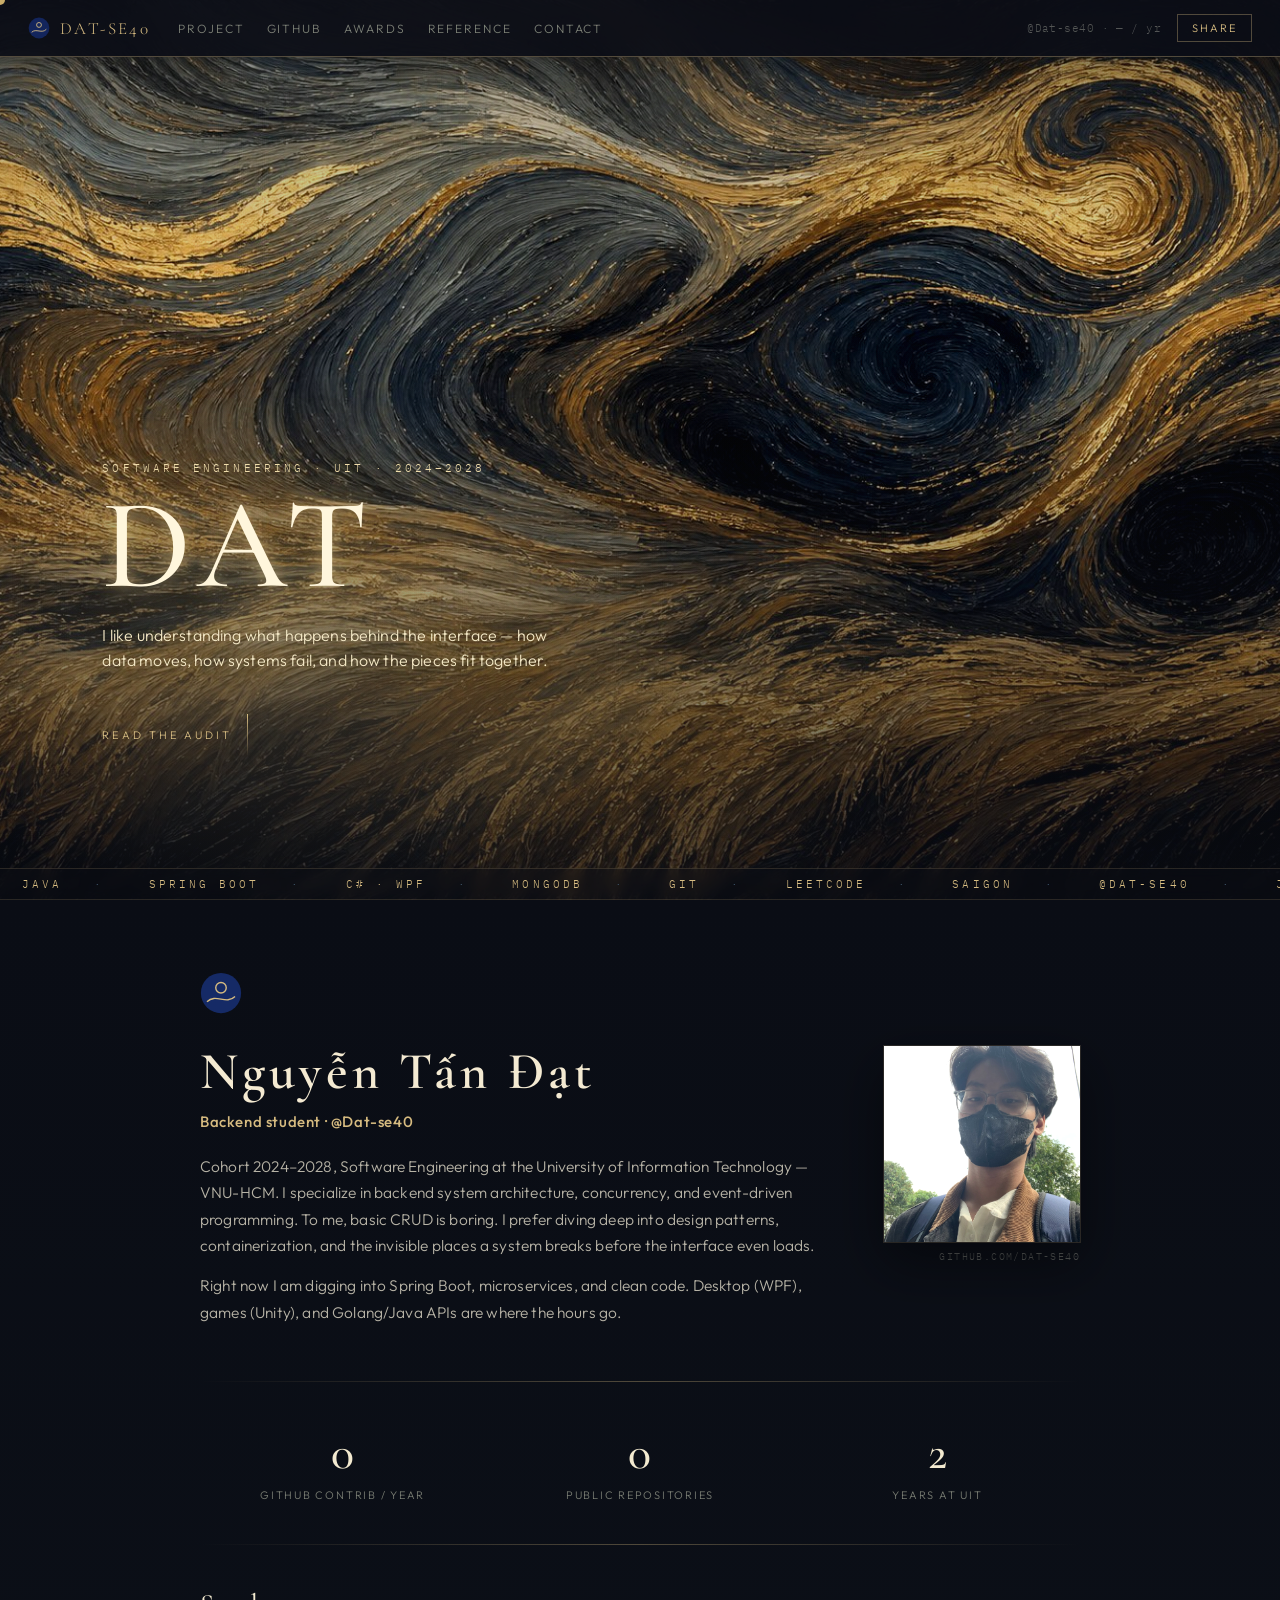
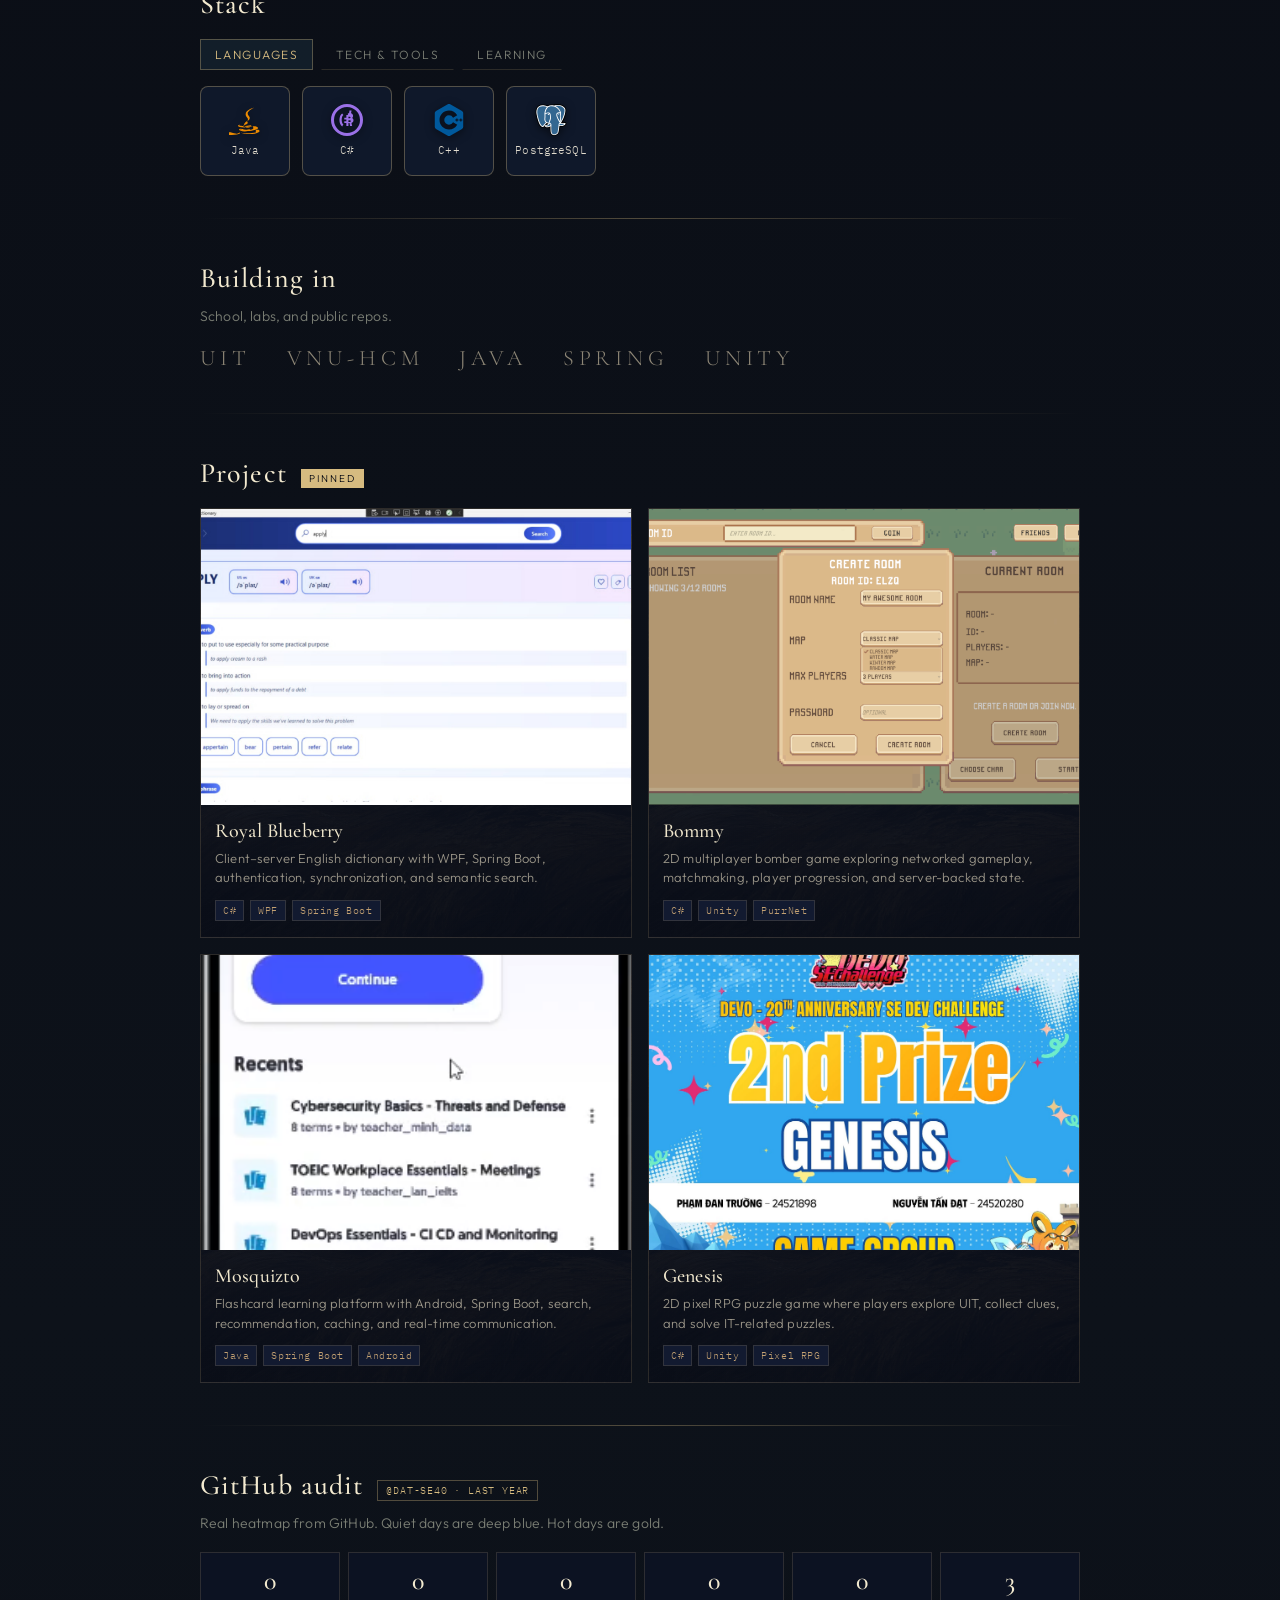
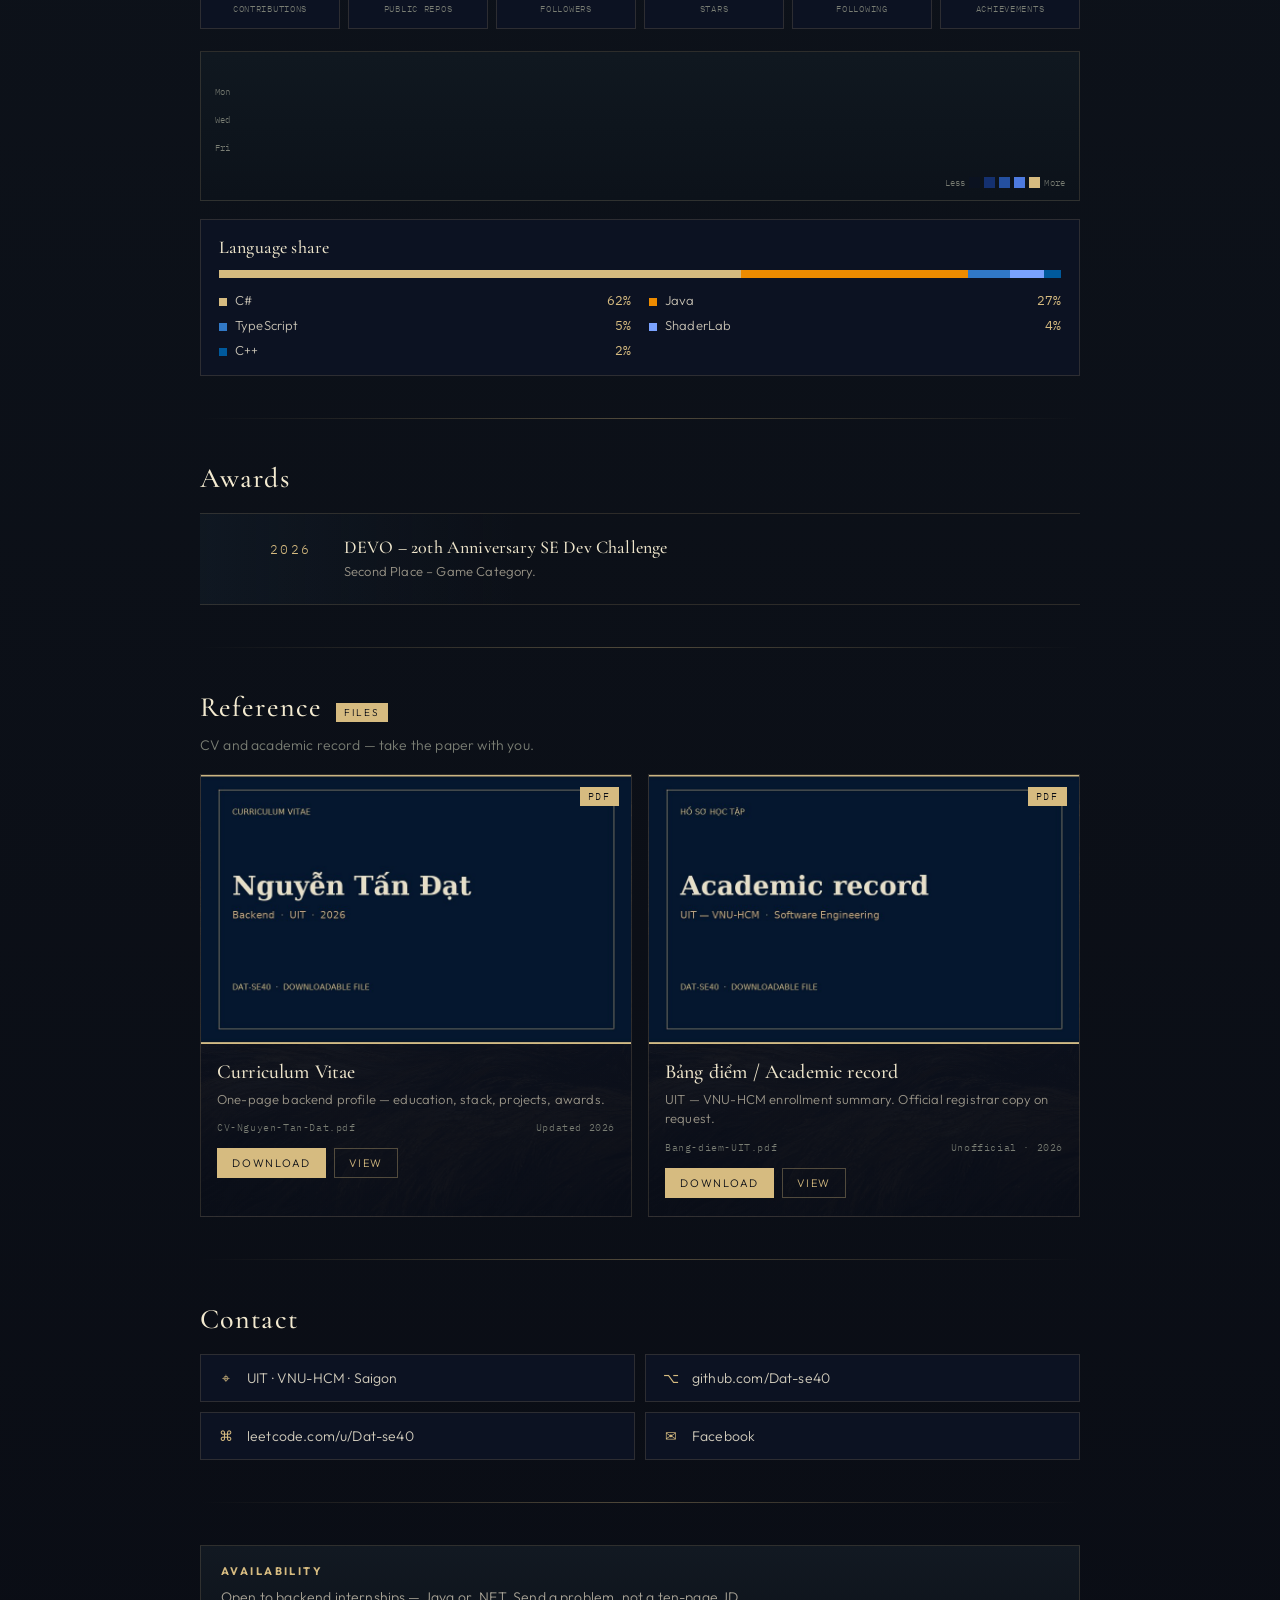
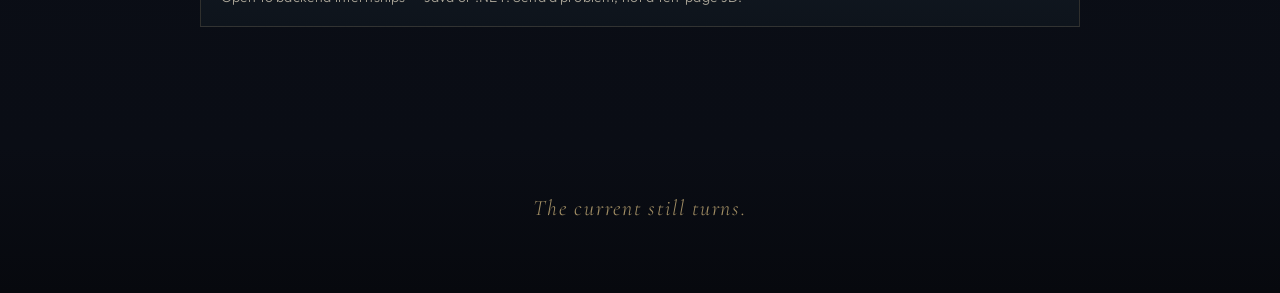
<file: portfolio/index.html>
<!DOCTYPE html>
<html lang="en">
<head>
  <meta charset="UTF-8" />
  <meta name="viewport" content="width=device-width, initial-scale=1.0" />
  <title>Dat — Dat-se40 · Backend</title>
  <meta name="description" content="Dat (Dat-se40). Software Engineering student at UIT. Backend, Java, C#, Spring." />
  <link rel="icon" href="data:image/svg+xml,<svg xmlns='http://www.w3.org/2000/svg' viewBox='0 0 64 64'><circle cx='32' cy='32' r='30' fill='%230b1633'/><circle cx='32' cy='22' r='7' fill='none' stroke='%23D6BB80' stroke-width='2'/><path d='M8 44 C20 28, 44 52, 56 36' fill='none' stroke='%23D6BB80' stroke-width='2'/></svg>" />
  <link rel="preconnect" href="https://fonts.googleapis.com" />
  <link rel="preconnect" href="https://fonts.gstatic.com" crossorigin />
  <link href="https://fonts.googleapis.com/css2?family=Cormorant+Garamond:ital,wght@0,400;0,500;0,600;1,400&family=IBM+Plex+Mono:wght@400;500&family=Outfit:wght@300;400;500;600&display=swap" rel="stylesheet" />
  <link rel="stylesheet" href="styles.css" />
</head>
<body>
  <div class="grain" aria-hidden="true"></div>
  <div class="cursor" aria-hidden="true"></div>

  <nav class="topbar">
    <a class="brand" href="#top">
      <span class="mark" aria-hidden="true">
        <svg viewBox="0 0 36 36" width="22" height="22">
          <circle cx="18" cy="18" r="17" fill="#12245a"/>
          <circle cx="18" cy="13" r="4" fill="none" stroke="#D6BB80" stroke-width="1.4"/>
          <path d="M6 25 C13 18 23 28 30 20" fill="none" stroke="#D6BB80" stroke-width="1.4"/>
        </svg>
      </span>
      <span>Dat-se40</span>
    </a>
    <div class="top-links">
      <a href="#work">Project</a>
      <a href="#github">GitHub</a>
      <a href="#awards">Awards</a>
      <a href="#reference">Reference</a>
      <a href="#contact">Contact</a>
    </div>
    <div class="top-meta">
      <span class="edited">
  @Dat-se40 · <span id="ghYearCount">—</span> / yr
</span>
      <button class="share" type="button" id="shareBtn">Share</button>
    </div>
  </nav>

  <header class="cinematic greeting" id="top">
    <img class="cine-img" src="assets/flow-field.jpg" alt="" />
    <div class="gold-wash" aria-hidden="true"></div>
    <div class="cine-veil"></div>

    <div class="cine-copy">
      <p class="eyebrow">Software Engineering · UIT · 2024–2028</p>
      <h1>DAT</h1>
     <p class="cine-sub">
  I like understanding what happens behind the interface — how data moves, how systems fail, and how the pieces fit together.
</p>
      <a class="scroll-hint" href="#dossier">
        <span>Read the audit</span>
        <i></i>
      </a>
    </div>

    <div class="ticker ticker-bottom" aria-hidden="true">
      <div class="ticker-track reverse">
        <span>JAVA</span><span>SPRING BOOT</span><span>C# · WPF</span><span>MONGODB</span>
        <span>GIT</span><span>LEETCODE</span><span>SAIGON</span><span>@DAT-SE40</span>
        <span>JAVA</span><span>SPRING BOOT</span><span>C# · WPF</span><span>MONGODB</span>
        <span>GIT</span><span>LEETCODE</span><span>SAIGON</span><span>@DAT-SE40</span>
      </div>
    </div>
  </header>

  <main class="dossier" id="dossier">
    <article class="sheet">
      <section class="identity">
        <div class="id-mark" aria-hidden="true">
          <svg viewBox="0 0 48 48" width="42" height="42">
            <circle cx="24" cy="24" r="23" fill="#152a66"/>
            <circle cx="24" cy="18" r="6" fill="none" stroke="#D6BB80" stroke-width="1.6"/>
            <path d="M8 34 C18 24 30 38 40 28" fill="none" stroke="#D6BB80" stroke-width="1.6"/>
          </svg>
        </div>

        <div class="id-grid">
          <div class="id-copy">
            <h2>Nguyễn Tấn Đạt</h2>
            <p class="role">Backend student · @Dat-se40</p>
            <p class="lede">
  Cohort 2024–2028, Software Engineering at the University of Information Technology — VNU-HCM.
  I specialize in backend system architecture, concurrency, and event-driven programming. To me, basic CRUD is boring. I prefer diving deep into design patterns, containerization, and the invisible places a system breaks before the interface even loads.
</p>
<p class="lede">
  Right now I am digging into Spring Boot, microservices, and clean code.
  Desktop (WPF), games (Unity), and Golang/Java APIs are where the hours go.
</p>
          </div>
          <figure class="portrait">
            <img src="assets/avatar.jpg" alt="Avatar of Dat-se40" />
            <figcaption>github.com/Dat-se40</figcaption>
          </figure>
        </div>
      </section>

      <hr class="rule" />

      <section class="stats" aria-label="Highlights">
        <div>
  <strong data-count="0" id="stat-contrib-top">0</strong>
  <em>GitHub contrib / year</em>
</div>
<div>
  <strong data-count="0" id="stat-repos-top">0</strong>
  <em>Public repositories</em>
</div>
<div>
  <strong data-count="2" id="stat-years-top">2</strong>
  <em>Years at UIT</em>
</div>
      </section>

      <hr class="rule" />

      <section id="skills">
        <h3>Stack</h3>
        <div class="tabs" role="tablist">
          <button class="tab is-on" data-tab="lang" role="tab" aria-selected="true">Languages</button>
          <button class="tab" data-tab="tech" role="tab" aria-selected="false">Tech &amp; tools</button>
          <button class="tab" data-tab="now" role="tab" aria-selected="false">Learning</button>
        </div>
        <div class="pills tools" data-panel="lang">
          <span><img src="assets/icons/java.svg" alt="">Java</span>
          <span><img src="assets/icons/csharp.svg" alt="">C#</span>
          <span><img src="assets/icons/cplusplus.svg" alt="">C++</span>
          <span><img src="assets/icons/postgresql.svg" alt=""> PostgreSQL</span>
        </div>
        <div class="pills tools is-hidden" data-panel="tech">
          <span><img src="assets/icons/spring.svg" alt="">Spring</span>
          <span><img src="assets/icons/dotnet.svg" alt="">.NET / WPF</span>
          <span><img src="assets/icons/nodedotjs.svg" alt="">Node.js</span>
          <span><img src="assets/icons/mongodb.svg" alt="">MongoDB</span>
          <span><img src="assets/icons/unity.svg" alt="">Unity</span>
          <span><img src="assets/icons/postman.svg" alt="">Postman</span>
          <span><img src="assets/icons/git.svg" alt="">Git</span>
          <span><img src="assets/icons/github.svg" alt="">GitHub</span>
          <span><img src="assets/icons/docker.svg" alt="">Docker</span>
          <span><img src="assets/icons/latex.svg" alt="">LaTeX</span>
        </div>
        <div class="pills tools is-hidden" data-panel="now">
          <span>Software architecture</span>
          <span>Clean code</span>
          <span>REST API design</span>
        </div>
      </section>

      <hr class="rule" />

      <section class="brands">
        <h3>Building in</h3>
        <p class="quiet">School, labs, and public repos.</p>
        <ul class="brand-row">
          <li>UIT</li>
          <li>VNU-HCM</li>
          <li>JAVA</li>
          <li>SPRING</li>
          <li>UNITY</li>
        </ul>
      </section>

      <hr class="rule" />

      <section id="work">
        <div class="sec-head">
          <h3>Project</h3>
          <span class="chip">Pinned</span>
        </div>
        <div class="work-grid">
          <article class="card" data-case="dictionary">
  <div class="thumb">
    <img src="assets/royalblue_detail.png" alt="Royal Blueberry Dictionary" />
  </div>
  <div class="card-body">
    <h4>Royal Blueberry</h4>
    <p>Client–server English dictionary with WPF, Spring Boot, authentication, synchronization, and semantic search.</p>
    <div class="tags"><i>C#</i><i>WPF</i><i>Spring Boot</i></div>
  </div>
</article>

         <article class="card" data-case="bommy">
  <div class="thumb">
    <img src="assets/bommy_room.png" alt="Bommy multiplayer game" />
  </div>
  <div class="card-body">
    <h4>Bommy</h4>
    <p>2D multiplayer bomber game exploring networked gameplay, matchmaking, player progression, and server-backed state.</p>
    <div class="tags"><i>C#</i><i>Unity</i><i>PurrNet</i></div>
  </div>
</article>

         <article class="card" data-case="mosquizto">
  <div class="thumb">
    <img src="assets/mos_home.png" alt="Mosquizto learning platform" />
  </div>
  <div class="card-body">
    <h4>Mosquizto</h4>
    <p>Flashcard learning platform with Android, Spring Boot, search, recommendation, caching, and real-time communication.</p>
    <div class="tags"><i>Java</i><i>Spring Boot</i><i>Android</i></div>
  </div>
</article>

          <article class="card" data-case="genesis">
  <div class="thumb">
    <img src="assets/genesis_award.jpg" alt="Genesis 2D pixel RPG" />
  </div>
  <div class="card-body">
    <h4>Genesis</h4>
    <p>2D pixel RPG puzzle game where players explore UIT, collect clues, and solve IT-related puzzles.</p>
    <div class="tags"><i>C#</i><i>Unity</i><i>Pixel RPG</i></div>
  </div>
</article>
        </div>
      </section>

      <hr class="rule" />

      <section id="github">
        <div class="sec-head">
          <h3>GitHub audit</h3>
          <a class="chip ghost" href="https://github.com/Dat-se40" target="_blank" rel="noreferrer">@Dat-se40 · last year</a>
        </div>
        <p class="quiet">Real heatmap from GitHub. Quiet days are deep blue. Hot days are gold.</p>

        <div class="gh-kpis">
  <div><b data-count="0" id="stat-contrib">0</b><span>contributions</span></div>
  <div><b data-count="0" id="stat-repos">0</b><span>public repos</span></div>
  <div><b data-count="0" id="stat-followers">0</b><span>followers</span></div>
  <div><b data-count="0" id="stat-stars">7</b><span>stars</span></div> <!-- Có thể tự cấu hình hoặc gọi API lấy star -->
  <div><b data-count="0" id="stat-following">0</b><span>following</span></div>
  <div><b data-count="3">3</b><span>achievements</span></div>
</div>

        <div class="gh-board">
          <div class="gh-graph-wrap">
            <div class="gh-months" id="ghMonths"></div>
            <div class="gh-row">
              <div class="gh-dows" aria-hidden="true">
                <span></span><span>Mon</span><span></span><span>Wed</span><span></span><span>Fri</span><span></span>
              </div>
              <div class="gh-graph" id="ghGraph" role="img" aria-label="Contribution calendar"></div>
            </div>
            <div class="gh-legend">
              <span>Less</span>
              <i class="l0"></i><i class="l1"></i><i class="l2"></i><i class="l3"></i><i class="l4"></i>
              <span>More</span>
            </div>
          </div>

          <div class="gh-langs">
            <h4>Language share</h4>
            <div class="lang-bar" aria-hidden="true">
              <i style="--w:62%;background:#d6bb80"></i>
              <i style="--w:27%;background:#ed8b00"></i>
              <i style="--w:5%;background:#3178c6"></i>
              <i style="--w:4%;background:#7aa2ff"></i>
              <i style="--w:2%;background:#00599c"></i>
            </div>
            <ul class="lang-list">
              <li><i style="background:#d6bb80"></i>C# <b>62%</b></li>
              <li><i style="background:#ed8b00"></i>Java <b>27%</b></li>
              <li><i style="background:#3178c6"></i>TypeScript <b>5%</b></li>
              <li><i style="background:#7aa2ff"></i>ShaderLab <b>4%</b></li>
              <li><i style="background:#00599c"></i>C++ <b>2%</b></li>
            </ul>
          </div>
        </div>

       
      </section>

      <hr class="rule" />

      <section id="awards">
        <div class="sec-head">
          <h3>Awards</h3>
        </div>
        <ol class="awards">
          <li>
            <span class="yr">2026</span>
            <div>
              <h4>DEVO – 20th Anniversary SE Dev Challenge</h4>
              <p>Second Place – Game Category.</p>
            </div>
          </li>
        </ol>
      </section>

      <hr class="rule" />

      <section id="reference">
        <div class="sec-head">
          <h3>Reference</h3>
          <span class="chip">Files</span>
        </div>
        <p class="quiet">CV and academic record — take the paper with you.</p>
        <div class="ref-grid">
          <article class="ref-card">
            <div class="ref-preview">
              <img src="assets/docs/cv-preview.jpg" alt="Curriculum vitae cover" />
              <span class="ref-kind">PDF</span>
            </div>
            <div class="ref-body">
              <h4>Curriculum Vitae</h4>
              <p>One-page backend profile — education, stack, projects, awards.</p>
              <div class="ref-meta">
                <span>CV-Nguyen-Tan-Dat.pdf</span>
                <span>Updated 2026</span>
              </div>
              <div class="ref-actions">
                <a class="ref-btn" href="assets/docs/CV-Nguyen-Tan-Dat.pdf" download="CV-Nguyen-Tan-Dat.pdf">Download</a>
                <a class="ref-btn ghost" href="assets/docs/CV-Nguyen-Tan-Dat.pdf" target="_blank" rel="noreferrer">View</a>
              </div>
            </div>
          </article>
          <article class="ref-card">
            <div class="ref-preview">
              <img src="assets/docs/transcript-preview.jpg" alt="Academic record cover" />
              <span class="ref-kind">PDF</span>
            </div>
            <div class="ref-body">
              <h4>Bảng điểm / Academic record</h4>
              <p>UIT — VNU-HCM enrollment summary. Official registrar copy on request.</p>
              <div class="ref-meta">
                <span>Bang-diem-UIT.pdf</span>
                <span>Unofficial · 2026</span>
              </div>
              <div class="ref-actions">
                <a class="ref-btn" href="assets/docs/Bang-diem-UIT.pdf" download="Bang-diem-UIT.pdf">Download</a>
                <a class="ref-btn ghost" href="assets/docs/Bang-diem-UIT.pdf" target="_blank" rel="noreferrer">View</a>
              </div>
            </div>
          </article>
        </div>
      </section>

      <hr class="rule" />

      <section id="contact">
        <h3>Contact</h3>
        <div class="contact-grid">
          <a class="info" href="#">
            <span class="ico">⌖</span>
            <span>UIT · VNU-HCM · Saigon</span>
          </a>
          <a class="info" href="https://github.com/Dat-se40" target="_blank" rel="noreferrer">
            <span class="ico">⌥</span>
            <span>github.com/Dat-se40</span>
          </a>
          <a class="info" href="https://leetcode.com/u/Dat-se40/" target="_blank" rel="noreferrer">
            <span class="ico">⌘</span>
            <span>leetcode.com/u/Dat-se40</span>
          </a>
          <a class="info" href="https://www.facebook.com/1590laupaylak" target="_blank" rel="noreferrer">
            <span class="ico">✉</span>
            <span>Facebook</span>
          </a>
        </div>
      </section>

      <hr class="rule" />

      <aside class="notes">
        <div class="note">
          <h5>Availability</h5>
          <p>Open to backend internships — Java or .NET. Send a problem, not a ten-page JD.</p>
        </div>
      </aside>
    </article>
  </main>

  <footer class="closer">
    <p>The current still turns.</p>
  </footer>

  <div class="modal" id="modal" hidden>
    <div class="modal-back" data-close></div>
    <div class="modal-sheet" role="dialog" aria-modal="true" aria-labelledby="modalTitle">
      <button class="modal-x" type="button" data-close aria-label="Close">×</button>
      <img id="modalImg" alt="" />
      <div class="modal-body">
        <p class="eyebrow" id="modalEyebrow"></p>
        <h2 id="modalTitle"></h2>
        <p id="modalLead"></p>
        <div id="modalLinks" style="display: flex; gap: 10px; margin-bottom: 24px; flex-wrap: wrap;"></div>
        <div class="modal-cols">
          <p id="modalBody"></p>
          <ul id="modalMeta"></ul>
        </div>
      </div>
    </div>
  </div>

  <div class="toast" id="toast" role="status"></div>
  <script src="app.js"></script>
</body>
<canvas id="gold-dust-canvas"></canvas>
</html>
</file>
<file: portfolio/styles.css>
:root {
  --ink: #0a0d15;
  --void: #07090e;
  --navy: #05172f;
  --lapis: #182a3a;
  --lapis-deep: #05172f;
  --yankees: #182a3a;
  --sparkle: #425b6f;
  --ash: #7a7e74;
  --stone: #525453;
  --tan: #a08348;
  --burly: #d6bb80;
  --wheat: #c2a072;
  --bronze: #705e40;
  --paper: #e8dfc8;
  --line: rgba(214, 187, 128, 0.16);
  --line-strong: rgba(214, 187, 128, 0.34);
  --serif: "Cormorant Garamond", "Times New Roman", serif;
  --sans: "Outfit", "Helvetica Neue", sans-serif;
  --mono: "IBM Plex Mono", ui-monospace, monospace;
}
#gold-dust-canvas {
  position: fixed;
  top: 0;
  left: 0;
  width: 100vw;
  height: 100vh;
  pointer-events: none;
  z-index: 1;
}
* { box-sizing: border-box; margin: 0; padding: 0; }
html {
  scroll-behavior: smooth;
  scroll-padding-top: 72px;
  overflow-x: hidden;
  overscroll-behavior-y: none;
}
html, body { background: var(--ink); color: var(--paper); }

body {
  font-family: var(--sans);
  font-weight: 300;
  letter-spacing: 0.01em;
  overflow-x: hidden;
  overscroll-behavior-y: none;
}

img { max-width: 100%; display: block; }
a { color: inherit; text-decoration: none; }
button { font: inherit; color: inherit; background: none; border: 0; cursor: pointer; }

.grain {
  pointer-events: none;
  position: fixed;
  inset: 0;
  z-index: 80;
  opacity: 0.08;
  mix-blend-mode: overlay;
  background-image: url("data:image/svg+xml,%3Csvg viewBox='0 0 200 200' xmlns='http://www.w3.org/2000/svg'%3E%3Cfilter id='n'%3E%3CfeTurbulence type='fractalNoise' baseFrequency='.85' numOctaves='4' stitchTiles='stitch'/%3E%3C/filter%3E%3Crect width='100%25' height='100%25' filter='url(%23n)'/%3E%3C/svg%3E");
}

.cursor {
  display: none;
  position: fixed;
  width: 10px;
  height: 10px;
  border-radius: 50%;
  background: var(--burly);
  mix-blend-mode: difference;
  pointer-events: none;
  z-index: 100;
  transform: translate(-50%, -50%);
  transition: width .25s, height .25s, opacity .25s;
}
.cursor.grow { width: 36px; height: 36px; opacity: .55; }
@media (hover: hover) and (pointer: fine) {
  .cursor { display: block; }
  body, a, button { cursor: none; }
}

.topbar {
  position: fixed;
  top: 0; left: 0; right: 0;
  z-index: 40;
  display: flex;
  align-items: center;
  gap: 28px;
  padding: 14px 28px;
  background: rgba(10, 13, 21, 0.92);
  border-bottom: 1px solid var(--line-strong);
  box-shadow: 0 10px 28px rgba(0,0,0,.28);
  backdrop-filter: blur(16px);
}
.brand {
  display: flex;
  align-items: center;
  gap: 10px;
  font-family: var(--serif);
  font-size: 17px;
  letter-spacing: 0.14em;
  text-transform: uppercase;
  color: var(--burly);
}
.mark { display: grid; place-items: center; }
.top-links {
  display: flex;
  gap: 22px;
  font-size: 12px;
  letter-spacing: 0.16em;
  text-transform: uppercase;
  color: var(--ash);
}
.top-links a:hover { color: var(--burly); }
.top-meta {
  margin-left: auto;
  display: flex;
  align-items: center;
  gap: 16px;
}
.edited {
  font-family: var(--mono);
  font-size: 11px;
  letter-spacing: 0.04em;
  color: var(--stone);
}
.share {
  border: 1px solid var(--line-strong);
  color: var(--burly);
  padding: 6px 14px;
  font-size: 11px;
  letter-spacing: 0.18em;
  text-transform: uppercase;
  transition: background .25s, color .25s;
}
.share:hover { background: var(--burly); color: var(--ink); }

.cinematic {
  position: relative;
  z-index: 6;
  height: 100svh;
  min-height: 640px;
  overflow: hidden;
  background: #0a0d15 url("assets/flow-field.jpg") center / cover no-repeat;
}
.cine-img {
  position: absolute;
  inset: 0;
  width: 100%;
  height: 100%;
  object-fit: cover;
  object-position: center;
  filter: saturate(1.05) contrast(1.08) brightness(1.06);
}
.gold-wash {
  position: absolute;
  inset: 0;
  z-index: 1;
  pointer-events: none;
  background:
    radial-gradient(55% 50% at 22% 72%, rgba(214,187,128,.34), transparent 58%),
    radial-gradient(40% 36% at 48% 80%, rgba(224,180,88,.16), transparent 62%),
    linear-gradient(180deg, rgba(10,13,21,.2), transparent 28%, rgba(10,13,21,.35) 100%);
}
.swirl-svg {
  position: absolute;
  inset: 0;
  width: 100%;
  height: 100%;
  z-index: 1;
  pointer-events: none;
  opacity: 0.7;
}
.spin { transform-box: fill-box; transform-origin: center; }
.s1 { animation: spin 36s linear infinite; }
.s2 { animation: spin 28s linear infinite reverse; }
.s3 { animation: spin 44s linear infinite; }
.ribbons path { stroke-dasharray: 14 22; }
.r1 { animation: dash 16s linear infinite; }
.r2 { animation: dash 22s linear infinite reverse; }
.r3 { animation: dash 19s linear infinite; }
.r4 { animation: dash 26s linear infinite reverse; }
@keyframes spin { to { rotate: 360deg; } }
@keyframes dash { to { stroke-dashoffset: -240; } }
@keyframes drift {
  0% { transform: rotate(0deg) scale(1.08); }
  50% { transform: rotate(1.4deg) scale(1.12); }
  100% { transform: rotate(0deg) scale(1.08); }
}
.cine-veil {
  position: absolute;
  inset: 0;
  z-index: 1;
  background:
    linear-gradient(180deg, rgba(10,13,21,.28) 0%, rgba(10,13,21,.08) 42%, rgba(10,13,21,.55) 100%);
}

.ticker {
  position: absolute;
  left: 0; right: 0;
  z-index: 3;
  overflow: hidden;
  border-top: 1px solid var(--line);
  border-bottom: 1px solid var(--line);
  background: rgba(10, 13, 21, 0.42);
  backdrop-filter: blur(6px);
}
.ticker-greet { top: 61px; }
.ticker-bottom { bottom: 0; }
.ticker-track {
  display: flex;
  gap: 0;
  width: max-content;
  animation: marquee 42s linear infinite;
}
.ticker-track.reverse { animation-direction: reverse; animation-duration: 48s; }
.ticker-track span {
  font-family: var(--mono);
  font-size: 11px;
  letter-spacing: 0.28em;
  text-transform: uppercase;
  color: var(--burly);
  padding: 8px 22px;
  white-space: nowrap;
}
.ticker-track span::after {
  content: " · ";
  color: var(--sparkle);
  margin-left: 22px;
}
@keyframes marquee {
  from { transform: translateX(0); }
  to { transform: translateX(-50%); }
}
.cine-copy {
  position: relative;
  z-index: 2;
  height: 100%;
  display: flex;
  flex-direction: column;
  justify-content: flex-end;
  padding: 110px 8vw 16vh;
  max-width: 1100px;
}
.eyebrow {
  font-family: var(--mono);
  font-size: 11px;
  letter-spacing: 0.28em;
  text-transform: uppercase;
  color: #f0ddaa;
  margin-bottom: 16px;
  text-shadow: 0 0 18px rgba(214,187,128,.55);
}
.cine-copy h1 {
  font-family: var(--serif);
  font-weight: 500;
  font-size: clamp(56px, 10vw, 128px);
  line-height: 0.86;
  letter-spacing: 0.06em;
  color: #fff6dc;
  text-shadow:
    0 0 18px rgba(214,187,128,.7),
    0 0 48px rgba(201,154,63,.4),
    0 12px 36px rgba(0,0,0,.45);
}
.cine-sub {
  margin-top: 22px;
  max-width: 460px;
  font-size: 16px;
  line-height: 1.6;
  color: #f3e7c4;
  font-weight: 300;
  text-shadow: 0 0 16px rgba(214,187,128,.28), 0 8px 20px rgba(0,0,0,.4);
}
.scroll-hint {
  margin-top: 40px;
  display: inline-flex;
  align-items: center;
  gap: 14px;
  font-size: 11px;
  letter-spacing: 0.28em;
  text-transform: uppercase;
  color: var(--burly);
}
.scroll-hint i {
  display: block;
  width: 1px;
  height: 42px;
  background: linear-gradient(var(--burly), transparent);
  animation: drip 1.8s ease-in-out infinite;
}
@keyframes drip {
  0%, 100% { transform: scaleY(.4); opacity: .4; transform-origin: top; }
  50% { transform: scaleY(1); opacity: 1; }
}

.dossier {
  position: relative;
  z-index: 5;
  background: linear-gradient(180deg, #0a0d15 0%, #0d121a 50%, #0a0d15 100%);
}
.sheet {
  position: relative;
  width: min(880px, calc(100% - 40px));
  margin: 0 auto;
  padding: 72px 0 120px;
}
.identity .id-mark { margin-bottom: 28px; }
.id-grid {
  display: grid;
  grid-template-columns: 1fr 196px;
  gap: 36px;
  align-items: start;
}
.id-copy h2 {
  font-family: var(--serif);
  font-size: clamp(36px, 6vw, 52px);
  font-weight: 600;
  letter-spacing: 0.08em;
  line-height: 1;
  color: #f4ead2;
}
.role {
  margin: 14px 0 22px;
  font-size: 15px;
  font-weight: 500;
  letter-spacing: 0.04em;
  color: var(--burly);
}
.lede {
  color: #b7b3a6;
  font-size: 15.5px;
  line-height: 1.7;
  margin-bottom: 14px;
}
.portrait img {
  width: 100%;
  aspect-ratio: 1;
  object-fit: cover;
  filter: saturate(.85) contrast(1.05);
  box-shadow: 0 20px 50px rgba(0,0,0,.45);
  outline: 1px solid var(--line);
}
.portrait figcaption {
  margin-top: 8px;
  font-family: var(--mono);
  font-size: 10px;
  letter-spacing: 0.14em;
  text-transform: uppercase;
  color: var(--stone);
  text-align: right;
}

.rule {
  border: 0;
  height: 1px;
  margin: 42px 0;
  background: linear-gradient(90deg, transparent, var(--line-strong), transparent);
}

.stats {
  display: grid;
  grid-template-columns: repeat(3, 1fr);
  text-align: center;
  gap: 12px;
}
.stats strong {
  font-family: var(--serif);
  font-size: 48px;
  font-weight: 500;
  color: #f3ead0;
}
.stats span {
  font-family: var(--serif);
  font-size: 28px;
  color: var(--burly);
}
.stats .tiny {
  font-size: 20px;
  letter-spacing: 0;
}
.stats em {
  display: block;
  margin-top: 6px;
  font-style: normal;
  font-size: 11px;
  letter-spacing: 0.16em;
  text-transform: uppercase;
  color: var(--ash);
}

h3 {
  font-family: var(--serif);
  font-size: 28px;
  font-weight: 500;
  letter-spacing: 0.04em;
  color: #f3ead0;
  margin-bottom: 18px;
}
h4 {
  font-family: var(--serif);
  font-size: 18px;
  font-weight: 500;
  color: #efe6cc;
}

.tabs { display: flex; gap: 8px; margin-bottom: 16px; }
.tab {
  padding: 7px 14px;
  font-size: 12px;
  letter-spacing: 0.12em;
  text-transform: uppercase;
  color: var(--ash);
  border: 1px solid transparent;
  border-bottom: 1px solid var(--line);
}
.tab.is-on {
  color: var(--burly);
  border-color: var(--line-strong);
  background: rgba(24, 42, 58, 0.55);
}
.pills {
  display: flex;
  flex-wrap: wrap;
  gap: 12px;
}
.pills.is-hidden { display: none; }
.pills span {
  display: flex;
  flex-direction: column;
  align-items: center;
  justify-content: center;
  width: 90px;                  /* Khóa chiều rộng cố định */
  height: 90px;                 /* Khóa chiều cao cố định */
  padding: 8px;
  background: #0f182a;          /* Nền sáng hơn nền chung một chút */
  border: 1px solid var(--line-strong);
  border-radius: 8px;           /* Bo góc nhẹ cho hiện đại */
  color: #e2dcce;
  font-size: 11px;
  font-family: var(--mono);
  text-align: center;
  line-height: 1.2;
  transition: all 0.25s ease;
}
.pills span:hover {
  border-color: var(--burly);
  color: var(--burly);
  background: #162440;
  transform: translateY(-3px);
  box-shadow: 0 6px 16px rgba(0, 0, 0, 0.4);
}
.pills span img {
  width: 32px;
  height: 32px;
  object-fit: contain;
  margin-bottom: 8px;
  /* Đổ bóng nhẹ cho icon nổi lên */
  filter: drop-shadow(0 2px 4px rgba(0, 0, 0, 0.5));
}
.quiet {
  color: var(--ash);
  font-size: 14px;
  margin: -6px 0 20px;
}
.brand-row {
  list-style: none;
  display: flex;
  flex-wrap: wrap;
  gap: 28px 36px;
}
.brand-row li {
  font-family: var(--serif);
  font-size: 22px;
  letter-spacing: 0.22em;
  color: #8d8676;
  transition: color .25s;
}
.brand-row li:hover { color: var(--burly); }

.sec-head {
  display: flex;
  align-items: baseline;
  gap: 14px;
  margin-bottom: 18px;
  flex-wrap: wrap;
}
.sec-head h3 { margin: 0; }
.chip {
  font-size: 10px;
  letter-spacing: 0.2em;
  text-transform: uppercase;
  color: var(--ink);
  background: var(--burly);
  padding: 3px 8px;
}
.chip.ghost {
  background: transparent;
  color: var(--burly);
  border: 1px solid var(--line-strong);
  font-family: var(--mono);
  letter-spacing: 0.08em;
}

.work-grid {
  display: grid;
  grid-template-columns: 1fr 1fr;
  gap: 16px;
}
.card {
  background:
    linear-gradient(180deg, rgba(13,18,32,.93), rgba(10,14,24,.97)),
    url("assets/flow-field.jpg") center / cover;
  border: 1px solid var(--line);
  overflow: hidden;
  transition: transform .35s ease, border-color .35s ease, box-shadow .35s ease;
}
.card:hover {
  transform: translateY(-4px);
  border-color: var(--line-strong);
  box-shadow: 0 18px 40px rgba(0,0,0,.35), inset 0 0 0 1px rgba(214,187,128,.12);
}
.thumb { aspect-ratio: 16 / 11; overflow: hidden; background: var(--navy); }
.thumb img {
  width: 100%;
  height: 100%;
  object-fit: cover;
  transition: transform .7s ease;
}
.card:hover .thumb img { transform: scale(1.04); }
.card-body { padding: 14px 14px 16px; }
.card-body h4 { font-size: 20px; margin-bottom: 6px; }
.card-body p {
  font-size: 13px;
  line-height: 1.5;
  color: #9a9588;
  margin-bottom: 12px;
}
.tags { display: flex; flex-wrap: wrap; gap: 6px; }
.tags i {
  font-style: normal;
  font-family: var(--mono);
  font-size: 10px;
  letter-spacing: 0.06em;
  color: var(--wheat);
  background: #121a30;
  border: 1px solid var(--line);
  padding: 3px 7px;
}

/* ——— GitHub audit ——— */
.gh-kpis {
  display: grid;
  grid-template-columns: repeat(6, 1fr);
  gap: 8px;
  margin-bottom: 22px;
}
.gh-kpis div {
  background: #0c1222;
  border: 1px solid var(--line);
  padding: 12px 8px;
  text-align: center;
}
.gh-kpis b {
  display: block;
  font-family: var(--serif);
  font-size: 26px;
  font-weight: 500;
  color: #f3ead0;
}
.gh-kpis span {
  font-family: var(--mono);
  font-size: 9px;
  letter-spacing: 0.08em;
  text-transform: uppercase;
  color: var(--ash);
}

.gh-board {
  display: grid;
  gap: 18px;
}
.gh-graph-wrap {
  background: linear-gradient(180deg, #101820, #0c121a);
  border: 1px solid var(--line);
  padding: 14px 14px 12px;
  overflow-x: auto;
}
.gh-months {
  display: grid;
  grid-template-columns: repeat(53, 11px);
  gap: 3px;
  margin: 0 0 6px 28px;
  font-family: var(--mono);
  font-size: 9px;
  color: var(--ash);
  min-width: 740px;
}
.gh-row { display: flex; gap: 6px; min-width: 740px; }
.gh-dows {
  display: grid;
  grid-template-rows: repeat(7, 11px);
  gap: 3px;
  font-family: var(--mono);
  font-size: 9px;
  color: var(--ash);
  width: 22px;
}
.gh-graph {
  display: grid;
  grid-auto-flow: column;
  grid-template-rows: repeat(7, 11px);
  gap: 3px;
}
.gh-graph i {
  width: 11px;
  height: 11px;
  background: #0b1220;
}
.gh-graph i.l1 { background: #182a3a; }
.gh-graph i.l2 { background: #425b6f; }
.gh-graph i.l3 { background: #a08348; }
.gh-graph i.l4 { background: #d6bb80; box-shadow: 0 0 6px rgba(214,187,128,.35); }
.gh-legend {
  display: flex;
  align-items: center;
  justify-content: flex-end;
  gap: 4px;
  margin-top: 10px;
  font-family: var(--mono);
  font-size: 9px;
  color: var(--ash);
}
.gh-legend i { width: 11px; height: 11px; display: inline-block; }
.gh-legend .l0 { background: #0b1220; }
.gh-legend .l1 { background: #14306e; }
.gh-legend .l2 { background: #2450a0; }
.gh-legend .l3 { background: #4d7adf; }
.gh-legend .l4 { background: #d6bb80; }

.gh-langs {
  border: 1px solid var(--line);
  padding: 16px 18px;
  background: #0c1222;
}
.gh-langs h4, .gh-score h4, .repos h4 { margin-bottom: 12px; }
.lang-bar {
  display: flex;
  height: 8px;
  overflow: hidden;
  margin-bottom: 14px;
  background: #0b1220;
}
.lang-bar i { width: var(--w); display: block; }
.lang-list {
  list-style: none;
  display: grid;
  grid-template-columns: 1fr 1fr;
  gap: 8px 18px;
  font-size: 13px;
  color: #c8c2b4;
}
.lang-list i {
  display: inline-block;
  width: 8px; height: 8px;
  margin-right: 8px;
  vertical-align: middle;
}
.lang-list b {
  float: right;
  font-family: var(--mono);
  font-weight: 400;
  color: var(--burly);
}

.gh-score {
  margin-top: 16px;
  border: 1px solid var(--line);
  padding: 16px 18px;
  background: #0c1222;
}
.gh-score ul {
  list-style: none;
  display: grid;
  grid-template-columns: 1fr 1fr;
  gap: 10px 28px;
}
.gh-score li {
  display: grid;
  grid-template-columns: 1fr auto auto;
  gap: 10px;
  align-items: baseline;
  border-bottom: 1px solid rgba(214,187,128,.08);
  padding-bottom: 8px;
  font-size: 13px;
  color: #a8a396;
}
.gh-score b {
  font-family: var(--mono);
  font-weight: 500;
  color: #f3ead0;
}
.gh-score em {
  font-style: normal;
  font-family: var(--mono);
  font-size: 10px;
  color: var(--ash);
}

.repos { margin-top: 16px; }
.repo-grid {
  display: grid;
  grid-template-columns: 1fr 1fr;
  gap: 10px;
}
.repo {
  display: block;
  border: 1px solid var(--line);
  padding: 14px 16px;
  background: #0c1222;
  transition: border-color .25s;
}
.repo:hover { border-color: var(--burly); }
.repo strong {
  font-family: var(--mono);
  font-size: 13px;
  font-weight: 500;
  color: var(--burly);
}
.repo p {
  margin: 8px 0 12px;
  font-size: 13px;
  color: #9a9588;
  line-height: 1.45;
}
.repo-meta {
  display: flex;
  gap: 12px;
  font-family: var(--mono);
  font-size: 11px;
  color: var(--ash);
}
.dot {
  display: inline-block;
  width: 8px; height: 8px;
  border-radius: 50%;
  margin-right: 4px;
}
.dot.go { background: #d6bb80; }
.dot.rust { background: #7aa2ff; }

/* ——— Awards ——— */
.awards {
  list-style: none;
  display: grid;
  gap: 0;
}
.awards li {
  display: grid;
  grid-template-columns: 108px 1fr;
  gap: 32px;
  padding: 22px 4px;
  border-bottom: 1px solid var(--line);
  background-image: linear-gradient(90deg, rgba(24,42,58,.28), transparent 36%);
}
.awards li:first-child { border-top: 1px solid var(--line); }
.awards .yr {
  font-family: var(--mono);
  font-size: 13px;
  letter-spacing: 0.2em;
  color: var(--burly);
  padding-top: 5px;
  text-align: right;
}
.awards h4 { font-size: 18px; margin-bottom: 4px; }
.awards p { font-size: 13px; color: #9a9588; line-height: 1.5; }

.ref-grid {
  display: grid;
  grid-template-columns: 1fr 1fr;
  gap: 16px;
}
.ref-card {
  background:
    linear-gradient(180deg, rgba(13,18,32,.93), rgba(10,14,24,.97)),
    url("assets/flow-field.jpg") center / cover;
  border: 1px solid var(--line);
  overflow: hidden;
  transition: transform .35s ease, border-color .35s ease, box-shadow .35s ease;
}
.ref-card:hover {
  transform: translateY(-4px);
  border-color: var(--line-strong);
  box-shadow: 0 18px 40px rgba(0,0,0,.35), inset 0 0 0 1px rgba(214,187,128,.12);
}
.ref-preview {
  position: relative;
  aspect-ratio: 16 / 10;
  overflow: hidden;
  background: var(--navy);
}
.ref-preview img {
  width: 100%;
  height: 100%;
  object-fit: cover;
  transition: transform .7s ease;
}
.ref-card:hover .ref-preview img { transform: scale(1.03); }
.ref-kind {
  position: absolute;
  top: 12px;
  right: 12px;
  font-family: var(--mono);
  font-size: 10px;
  letter-spacing: 0.18em;
  color: var(--ink);
  background: var(--burly);
  padding: 3px 8px;
}
.ref-body { padding: 16px 16px 18px; }
.ref-body h4 { font-size: 20px; margin-bottom: 6px; }
.ref-body p {
  font-size: 13px;
  line-height: 1.5;
  color: #9a9588;
  margin-bottom: 12px;
}
.ref-meta {
  display: flex;
  justify-content: space-between;
  gap: 10px;
  margin-bottom: 14px;
  font-family: var(--mono);
  font-size: 10px;
  letter-spacing: 0.06em;
  color: var(--ash);
}
.ref-actions { display: flex; flex-wrap: wrap; gap: 8px; }
.ref-btn {
  display: inline-flex;
  align-items: center;
  justify-content: center;
  padding: 7px 14px;
  font-size: 11px;
  letter-spacing: 0.16em;
  text-transform: uppercase;
  color: var(--ink);
  background: var(--burly);
  border: 1px solid var(--burly);
  transition: background .25s, color .25s;
}
.ref-btn:hover { background: #f0ddaa; }
.ref-btn.ghost {
  background: transparent;
  color: var(--burly);
  border-color: var(--line-strong);
}
.ref-btn.ghost:hover { background: var(--burly); color: var(--ink); }

.contact-grid {
  display: grid;
  grid-template-columns: 1fr 1fr;
  gap: 10px;
}
.info {
  display: flex;
  align-items: center;
  gap: 12px;
  padding: 14px 16px;
  border: 1px solid var(--line);
  background: #0c1222;
  font-size: 14px;
  color: #d2ccbc;
  transition: border-color .25s, color .25s;
}
.info:hover { border-color: var(--burly); color: var(--burly); }
.ico { color: var(--burly); width: 18px; text-align: center; }

.notes { display: grid; gap: 10px; }
.note {
  background: linear-gradient(180deg, #121922, #0e141c);
  border: 1px solid var(--line);
  padding: 18px 20px;
}
.note h5 {
  font-size: 11px;
  letter-spacing: 0.22em;
  text-transform: uppercase;
  color: var(--burly);
  margin-bottom: 8px;
}
.note p { font-size: 14px; line-height: 1.6; color: #a8a396; }
.note a { color: #d8d0ba; border-bottom: 1px solid var(--line); }
.note a:hover { color: var(--burly); }
.follow p { display: flex; gap: 10px; align-items: center; }

.closer {
  position: relative;
  z-index: 4;
  padding: 48px 24px 72px;
  display: grid;
  place-items: center;
  background: linear-gradient(180deg, #0a0d15, #07090e);
}
.closer p {
  position: relative;
  font-family: var(--serif);
  font-size: 22px;
  font-style: italic;
  letter-spacing: 0.08em;
  color: var(--burly);
  opacity: 0.75;
}

.modal[hidden] { display: none; }
.modal { position: fixed; inset: 0; z-index: 60; }
.modal-back {
  position: absolute;
  inset: 0;
  background: rgba(5, 8, 12, 0.8);
  backdrop-filter: blur(8px);
}
.modal-sheet {
  position: relative;
  width: min(820px, calc(100% - 28px));
  max-height: calc(100vh - 40px);
  overflow: auto;
  margin: 20px auto;
  background: #0b101c;
  border: 1px solid var(--line-strong);
  box-shadow: 0 40px 80px rgba(0,0,0,.55);
  animation: rise .35s ease;
}
@keyframes rise {
  from { transform: translateY(16px); opacity: 0; }
  to { transform: none; opacity: 1; }
}
.modal-sheet img { width: 100%; height: 340px; object-fit: cover; }
.modal-body { padding: 28px 32px 40px; }
.modal-body h2 {
  font-family: var(--serif);
  font-size: 40px;
  font-weight: 500;
  color: #f3ead0;
  margin: 6px 0 14px;
}
#modalLead {
  font-size: 17px;
  line-height: 1.6;
  color: #cfc6ad;
  margin-bottom: 22px;
}
.modal-cols {
  display: grid;
  grid-template-columns: 1.4fr .8fr;
  gap: 28px;
}
#modalBody { font-size: 15px; line-height: 1.7; color: #aaa494; }
#modalMeta {
  list-style: none;
  border-left: 1px solid var(--line);
  padding-left: 18px;
  color: var(--ash);
  font-size: 13px;
  line-height: 1.9;
}
#modalMeta b {
  color: var(--burly);
  font-weight: 500;
  display: block;
  letter-spacing: 0.12em;
  text-transform: uppercase;
  font-size: 10px;
}
.modal-x {
  position: absolute;
  top: 12px; right: 14px;
  width: 36px; height: 36px;
  border-radius: 50%;
  background: rgba(10,13,21,.55);
  border: 1px solid var(--line);
  font-size: 22px;
  color: var(--burly);
  z-index: 2;
}

.toast {
  position: fixed;
  bottom: 24px;
  left: 50%;
  transform: translateX(-50%) translateY(20px);
  background: var(--lapis-deep);
  color: var(--burly);
  border: 1px solid var(--line-strong);
  padding: 10px 18px;
  font-size: 12px;
  letter-spacing: 0.14em;
  text-transform: uppercase;
  opacity: 0;
  pointer-events: none;
  transition: .3s ease;
  z-index: 70;
}
.toast.show {
  opacity: 1;
  transform: translateX(-50%) translateY(0);
}

@media (max-width: 820px) {
  .top-links { display: none; }
  .edited { display: none; }
  .ticker-track span { font-size: 10px; padding: 7px 16px; }
  .id-grid, .work-grid, .contact-grid, .ref-grid, .modal-cols, .stats,
  .gh-kpis, .repo-grid, .lang-list, .gh-score ul {
    grid-template-columns: 1fr 1fr;
  }
  .id-grid, .stats, .modal-cols { grid-template-columns: 1fr; }
  .gh-kpis { grid-template-columns: repeat(3, 1fr); }
  .portrait { width: 180px; }
  .cine-copy { padding: 0 24px 10vh; }
  .modal-sheet img { height: 220px; }
  .sheet { padding-top: 48px; }
}
@media (max-width: 520px) {
  .work-grid, .repo-grid, .contact-grid, .lang-list, .gh-score ul, .gh-kpis {
    grid-template-columns: 1fr;
  }
  .awards li { grid-template-columns: 56px 1fr; }
}
</file>
